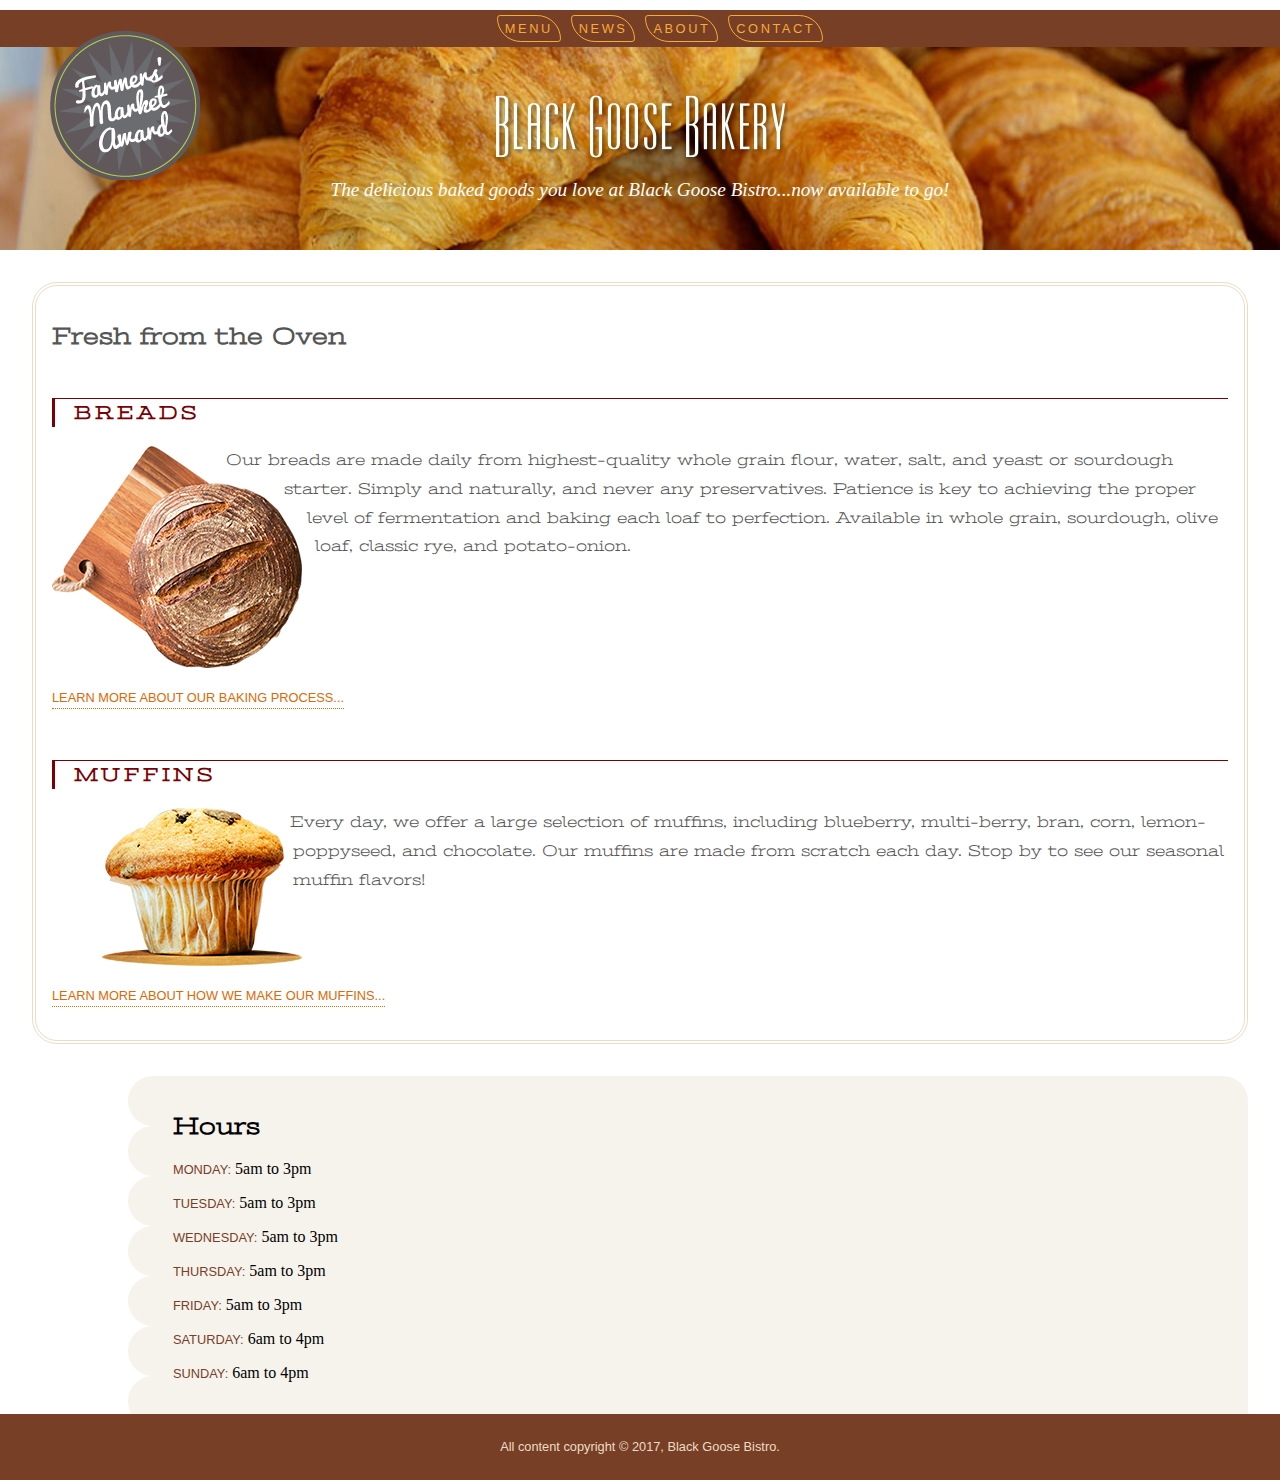
<file: Workshop A) En navigationsbar via flex/index.html>
<!doctype html>
<html>
<head>
<meta charset="UTF-8">
<title>Black Goose Bakery</title>
<meta name="viewport" content="width=device-width, initial-scale=1">
<link href="https://fonts.googleapis.com/css?family=Stint+Ultra+Expanded" rel="stylesheet">
<style>
@import url(bakery-styles.css);
</style>

</head>

<body>

<header>
  <nav>
    <ul>
      <li><a href="">Menu</a></li>
      <li><a href="">News</a></li>
      <li><a href="">About</a></li>
      <li><a href="">Contact</a></li>
    </ul>
  </nav>  
  <h1><img src="images/bgb_logo.png" alt="Black Goose Bakery"></h1>
  <p>The delicious baked goods you love at Black Goose Bistro...now available to go!</p>
</header>

<main>
  <h2>Fresh from the Oven</h2>
  <h3>Breads</h3>
  <p><img src="images/bread.png" alt="round loaf of bread on cutting board"> Our breads are made daily from highest-quality whole grain flour, water, salt, and yeast or sourdough starter. Simply and naturally, and never any preservatives. Patience is key to achieving the proper level of fermentation and baking each loaf to perfection. Available in whole grain, sourdough, olive loaf, classic rye, and potato-onion.</p>
  <p class="more"><a href="">Learn more about our baking process...</a></p>

  <h3>Muffins</h3>
  <p><img src="images/muffin.png" alt="one chocolate chip muffin"> Every day, we offer a large selection of muffins, including blueberry, multi-berry, bran, corn, lemon-poppyseed, and chocolate. Our muffins are made from scratch each day. Stop by to see our seasonal muffin flavors!</p>
  <p class="more"><a href="">Learn more about how we make our muffins...</a></p>
    
    
    
    
</main>

<aside>
  <h2>Hours</h2>
  <p><span class="day">Monday:</span> 5am to 3pm</p>
  <p><span class="day">Tuesday:</span> 5am to 3pm</p>
  <p><span class="day">Wednesday:</span> 5am to 3pm</p>
  <p><span class="day">Thursday:</span> 5am to 3pm</p>
  <p><span class="day">Friday:</span> 5am to 3pm</p>
  <p><span class="day">Saturday:</span> 6am to 4pm</p>
  <p><span class="day">Sunday:</span> 6am to 4pm</p>
</aside>

<footer>
<p>All content copyright &copy; 2017, Black Goose Bistro.</p>
  <div id="award"> 
    <img src="images/award.png" alt="Farmers' Market Award"> 
  </div> 
</footer>


</body>
</html>
</file>
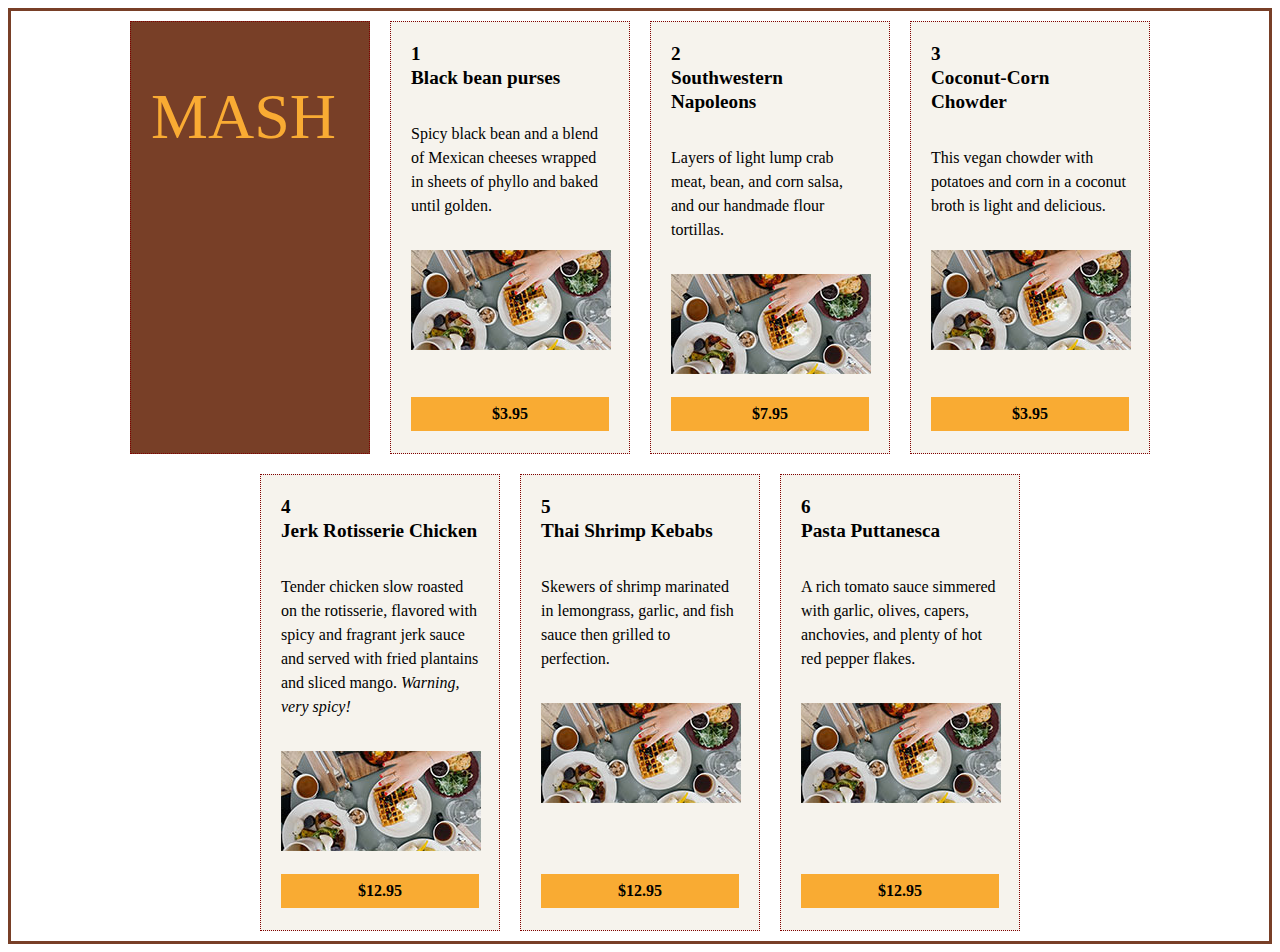
<file: En flexibel menu på nettet/index.html.html>
<!doctype html>
<html>
<head>
<meta charset="UTF-8">
<title>Flexbox Product Listing Exercise</title>

<style>
html {
  box-sizing: border-box;
}
*, *:before, *:after {
  box-sizing: inherit;
}
body {
  font-family: Georgia, serif;
  line-height: 1.5em;
}
h1 {
  font-size: 4em;
  font-weight: normal;
}
h2 {
  font-size: 1.2em;
  margin-top: 0;
}
#menu {
  border: 3px solid #783F27;
    display: flex;
    align-items: flex-start;
    flex-wrap: wrap;
    flex-flow: row wrap;
    justify-content: center;
    align-items: stretch;
    

    
    
    

}
section {
  background: #F6F3ED;
  margin: 10px;
  padding: 20px;
  border: 1px dotted maroon;
  width: 240px;
display: flex;
    flex-direction: column;
    
}
.title {
  background-color: #783F27;
  color: #F9AB33;
  line-height: 4em;
}
.price {
  font-weight: bold;
  background: #F9AB33;
  padding: 5px;
  width: 100%;
  text-align: center;
    margin-top: auto;
    margin-bottom: 2px;
}
</style>

</head>

<body>
<div id="menu">
<section class="title">
<h1>MASH</h1>
</section>

<section class="dish">
<h2>1<br>Black bean purses</h2>
<p class="info">Spicy black bean and a blend of Mexican cheeses wrapped in sheets of phyllo and baked until golden.</p>
<p class="photo"><img src="table.jpg" alt=""></p>
<p class="price">$3.95</p>
</section>

<section class="dish">
<h2>2<br>Southwestern Napoleons</h2>
<p class="info">Layers of light lump crab meat, bean, and corn salsa, and our handmade flour tortillas.</p>
<p class="photo"><img src="table.jpg" alt=""></p>
<p class="price">$7.95</p>
</section>

<section class="dish">
<h2>3<br>Coconut-Corn Chowder</h2>
<p class="info">This vegan chowder with potatoes and corn in a coconut broth is light and delicious.</p>
<p class="photo"><img src="table.jpg" alt=""></p>
<p class="price">$3.95</p>
</section>

<section class="dish">
<h2>4<br>Jerk Rotisserie Chicken</h2>
<p class="info">Tender chicken slow roasted on the rotisserie, flavored with spicy and fragrant jerk sauce and served with fried plantains and sliced mango. <em>Warning, very spicy!</em></p>
<p class="photo"><img src="table.jpg" alt=""></p>
<p class="price">$12.95</p>
</section>

<section class="dish">
<h2>5<br>Thai Shrimp Kebabs</h2>
<p class="info">Skewers of shrimp marinated in lemongrass, garlic, and fish sauce then grilled to perfection.</p>
<p class="photo"><img src="table.jpg" alt=""></p>
<p class="price">$12.95</p>
</section>

<section class="dish">
<h2>6<br>Pasta Puttanesca</h2>
<p class="info">A rich tomato sauce simmered with garlic, olives, capers, anchovies, and plenty of hot red pepper flakes.</p>
<p class="photo"><img src="table.jpg" width="200" height="100" alt=""></p>
<p class="price">$12.95</p>
</section>


</div>

</body>
</html>
</file>
